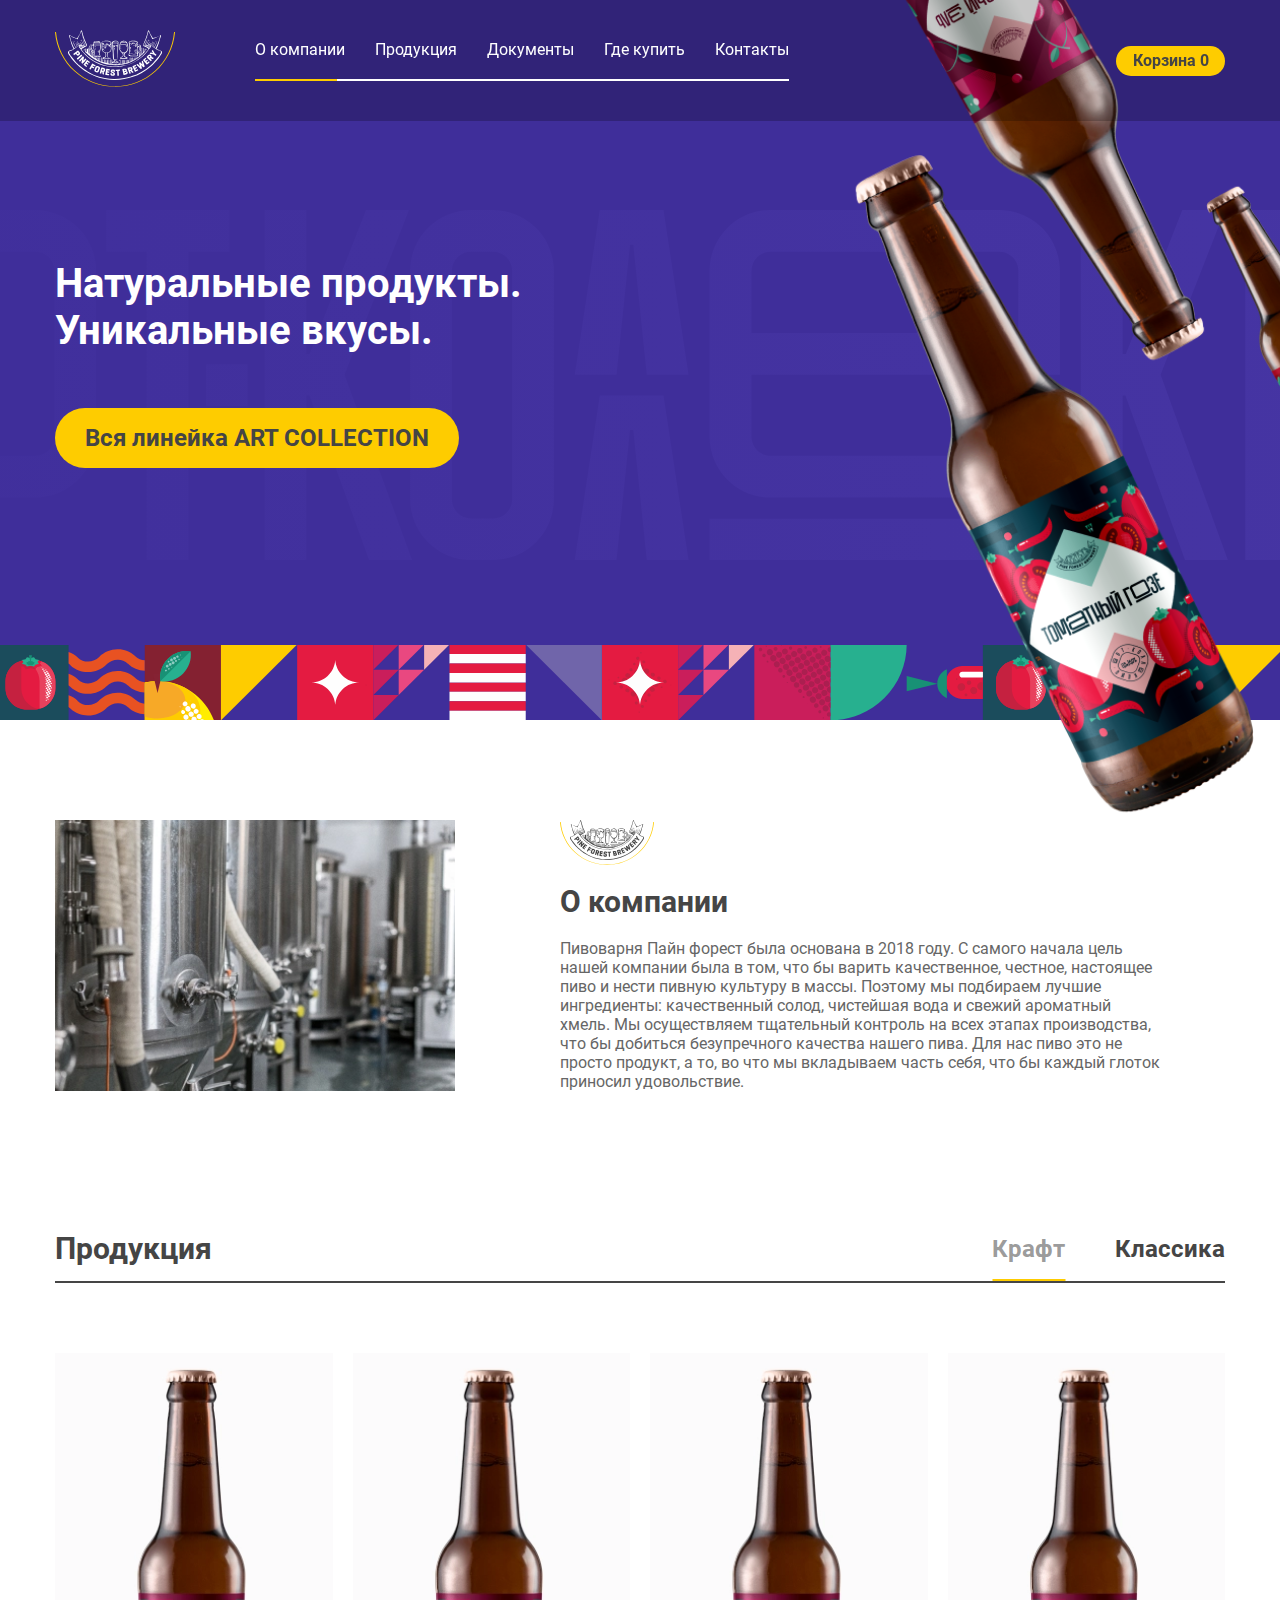
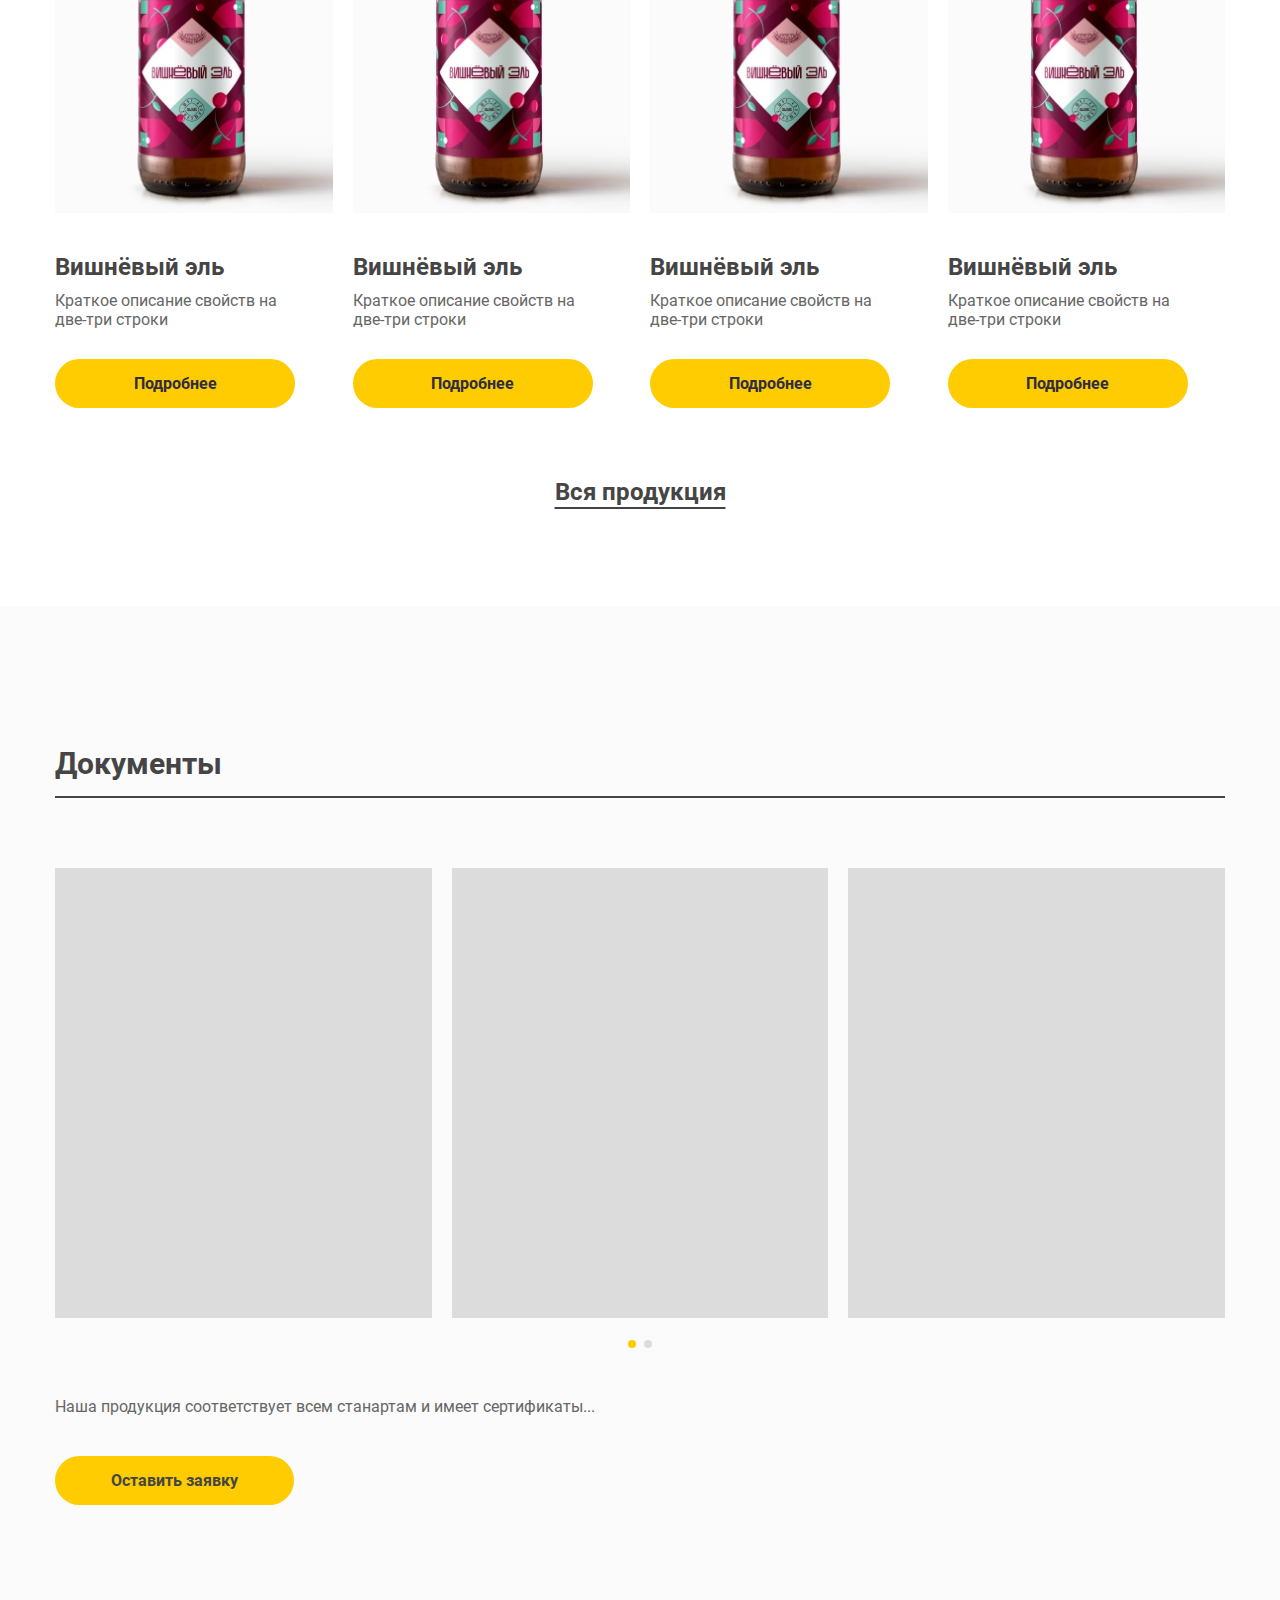
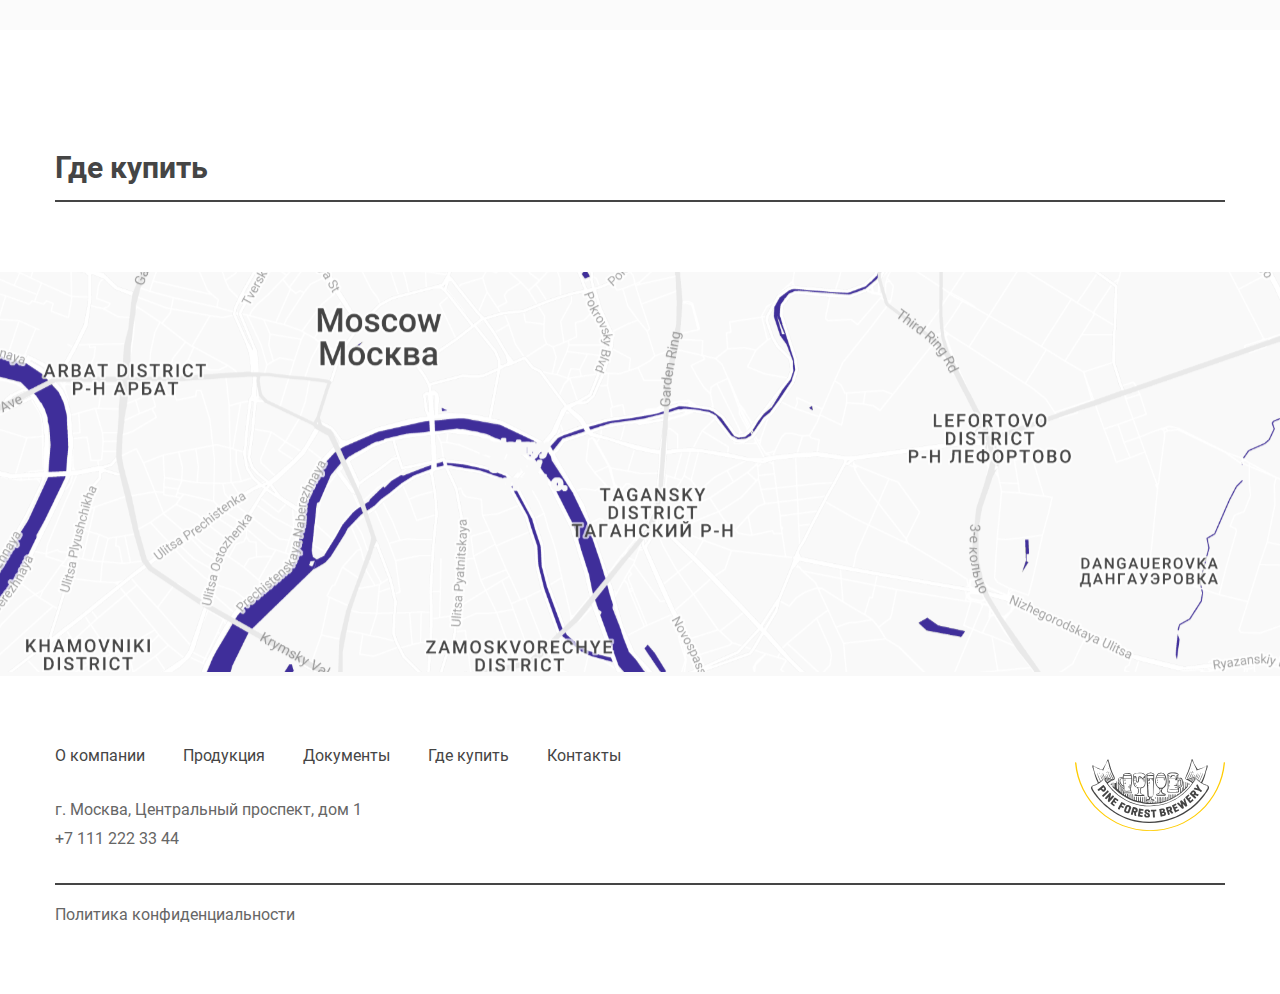
<file: index.html>
<!DOCTYPE html>
<html lang="ru">
<head>

    <!-- meta -->
    <meta charset="UTF-8">
    <meta http-equiv="X-UA-Compatible" content="IE=edge">
    <meta name="viewport" content="width=device-width, initial-scale=1.0">

    <!-- favicon -->
    <link rel="shortcut icon" href="favicon.ico" type="image/x-icon">

    <!-- title -->
    <title>PFB</title>


    <!-- fonts -->

    
    <!-- styles -->
    <link
  rel="stylesheet"
  href="https://unpkg.com/swiper@8/swiper-bundle.min.css"
/>

    <link rel="stylesheet" href="css/libs.min.css">
    <link rel="stylesheet" href="css/main.min.css">

</head>
<body>


<div class="site-container">  <!-- site-container -->
    <header class="header header-homepage">
        <div class="container">
           
            <div class="header__inner">
                <a href="index.html" class="header__logo">
                    <img src="img/Logo.svg" alt="PFB">
                </a>

                <ul class="header__menu">
                    <li class="active"><a href="">О компании</a></li>
                    <li><a href="">Продукция</a></li>
                    <li><a href="">Документы</a></li>
                    <li><a href="">Где купить</a></li>
                    <li><a href="">Контакты</a></li>
                </ul>


                <a href="cart.html" class="cart">
                    Корзина <span class="count">0</span>
                </a>

                <div class="ico-btn">
                    <span class="ico-btn__burger"></span>
                </div>

            </div>

        </div>
    </header>

<div class="page-container">


  <section class="main-screen">
    <div class="container">
      <div class="main-screen__inner">
        <h1>Натуральные продукты.
          Уникальные вкусы.</h1>

        <a href="#" class="big-btn">Вся линейка ART COLLECTION</a>


      </div>


    </div>
  </section>



  <section class="about">
    <div class="container">
      <div class="about__inner">
        <div class="about__img">
          <img src="img/about.webp" alt="О компании">
        </div>

        <div class="about__content">
          <div class="about__content-logo">
            <img src="img/logo-black-text.svg" alt="">
          </div>
          <h2 class="about__content-title">
            О компании
          </h2>

          <div class="about__content-text">
            Пивоварня Пайн форест была основана в 2018 году. С самого
            начала цель нашей компании была в том, что бы варить
            качественное, честное, настоящее пиво и нести пивную культуру в
            массы. Поэтому мы подбираем лучшие ингредиенты: качественный солод, чистейшая вода и свежий ароматный хмель.
            Мы
            осуществляем тщательный контроль на всех этапах производства,
            что бы добиться безупречного качества нашего пива. Для нас пиво
            это не просто продукт, а то, во что мы вкладываем часть себя, что бы
            каждый глоток приносил удовольствие.
          </div>
        </div>
      </div>
    </div>
  </section>



  <section class="products products-home">
    <div class="container">
      <div class="product__inner" id="products-tab" data-name="products-tab">

        <!-- TITLE -->
        <div class="title-wrapper">
          <h2 class="title">Продукция</h2>
          <ul class="ionTabs__head">
            <li class="ionTabs__tab" data-target="tab1">Крафт</li>
            <li class="ionTabs__tab" data-target="tab2">Клаcсика</li>
          </ul>
        </div>
        <!-- /TITLE -->

        <!-- TABS BODY -->
        <div class="ionTabs__body">

          <!-- TABS ITEM -->
          <div class="ionTabs__item" data-name="tab1">
            <div class="products-grid">
              <!-- PRODUCT ITEM -->
              <div class="product-item">
                <div class="product-imgs">
                  <img src="img/product-img.webp" alt="" class="main-image">
                  <img src="img/product-hover-img.webp" alt="" class="hover-image">
                </div>
                <h3 class="product-name">
                  Вишнёвый эль
                </h3>
                <div class="product-descr">
                  Краткое описание свойств
                  на две-три строки
                </div>

                <a href="single-product.html" class="more-btn">
                  Подробнее
                </a>
              </div>
              <!-- /PRODUCT ITEM -->


              <!-- PRODUCT ITEM -->
              <div class="product-item">
                <div class="product-imgs">
                  <img src="img/product-img.webp" alt="" class="main-image">
                  <img src="img/product-hover-img.webp" alt="" class="hover-image">
                </div>
                <h3 class="product-name">
                  Вишнёвый эль
                </h3>
                <div class="product-descr">
                  Краткое описание свойств
                  на две-три строки
                </div>

                <a href="single-product.html" class="more-btn">
                  Подробнее
                </a>
              </div>
              <!-- /PRODUCT ITEM -->


              <!-- PRODUCT ITEM -->
              <div class="product-item">
                <div class="product-imgs">
                  <img src="img/product-img.webp" alt="" class="main-image">
                  <img src="img/product-hover-img.webp" alt="" class="hover-image">
                </div>
                <h3 class="product-name">
                  Вишнёвый эль
                </h3>
                <div class="product-descr">
                  Краткое описание свойств
                  на две-три строки
                </div>

                <a href="single-product.html" class="more-btn">
                  Подробнее
                </a>
              </div>
              <!-- /PRODUCT ITEM -->

              <!-- PRODUCT ITEM -->
              <div class="product-item">
                <div class="product-imgs">
                  <img src="img/product-img.webp" alt="" class="main-image">
                  <img src="img/product-hover-img.webp" alt="" class="hover-image">
                </div>
                <h3 class="product-name">
                  Вишнёвый эль
                </h3>
                <div class="product-descr">
                  Краткое описание свойств
                  на две-три строки
                </div>

                <a href="single-product.html" class="more-btn">
                  Подробнее
                </a>
              </div>
              <!-- /PRODUCT ITEM -->
            </div>


          </div>
          <!-- /TABS ITEM -->
          
          <!-- TABS ITEM -->
          <div class="ionTabs__item " data-name="tab2">
           <div class="products-grid">
             <!-- PRODUCT ITEM -->
             <div class="product-item">
              <div class="product-imgs">
                <img src="img/product-img.webp" alt="" class="main-image">
                <img src="img/product-hover-img.webp" alt="" class="hover-image">
              </div>
              <h3 class="product-name">
                Вишнёвый эль
              </h3>
              <div class="product-descr">
                Краткое описание свойств
                на две-три строки
              </div>

              <a href="single-product.html" class="more-btn">
                Подробнее
              </a>
            </div>
            <!-- /PRODUCT ITEM -->


            <!-- PRODUCT ITEM -->
            <div class="product-item">
              <div class="product-imgs">
                <img src="img/product-img.webp" alt="" class="main-image">
                <img src="img/product-hover-img.webp" alt="" class="hover-image">
              </div>
              <h3 class="product-name">
                Вишнёвый эль
              </h3>
              <div class="product-descr">
                Краткое описание свойств
                на две-три строки
              </div>

              <a href="single-product.html" class="more-btn">
                Подробнее
              </a>
            </div>
            <!-- /PRODUCT ITEM -->
           </div>
          </div>
          <!-- /TABS ITEM -->
          <div class="ionTabs__preloader"></div>
        </div>
        <!-- /TABS BODY -->
        <a href="archive-products.html" class="all-product">Вся продукция</a>
      </div>
    </div>




  </section>



  <section class="documents">
    <div class="container">
      <div class="documents__inner">

        <!-- TITLE -->
        <div class="title-wrapper">
          <h2 class="title">
            Документы
          </h2>
        </div>
        <!-- /TITLE -->

        <!-- document slider -->
        <div class="documents__slider">

          <div class="documents__slider-wrapper">

              <div class="documents-slide">
                  <img src="img/document.webp" alt="">
              </div>

              <div class="documents-slide">
                <img src="img/document.webp" alt="">
              </div>

              <div class="documents-slide">
                <img src="img/document.webp" alt="">
              </div>

              <div class="documents-slide">
                <img src="img/document.webp" alt="">
              </div>

          </div>

          <div class="swiper-pagination"></div>
         
        </div>
        <!-- /document grid -->


        <div class="documents__descr">
          Наша продукция соответствует всем станартам и имеет сертификаты...
        </div>

        <a href="#" class="btn">
          Оставить заявку
        </a>

      </div>
    </div>
  </section>



  <section class="contact">

    <div class="container">
        <!-- TITLE -->
          <div class="title-wrapper">
            <div class="title">Где купить</div>
          </div>
        <!-- /TITLE -->
    </div>

    <!-- map -->
    <div class="map-wrapper">
      <div class="map">
        <img src="img/map-deskotp.svg" alt="" class="map-desktop">
        <img src="img/map-mobile.svg" alt="" class="map-mobile">
      </div>
    </div>
    <!-- /map -->

  </section>

</div>

    <footer class="footer">
        <div class="container">
            <div class="footer_inner">
                <div class="footer__top">
                    <div class="col">
                        <ul>
                            <li><a href="">О компании</a></li>
                            <li><a href="">Продукция</a></li>
                            <li><a href="">Документы</a></li>
                            <li><a href="">Где купить</a></li>
                            <li><a href="">Контакты</a></li>
                        </ul>

                        <div class="address">
                            г. Москва, Центральный проспект, дом 1 
                        </div>

                        <a href="tel" class="phone">
                            +7 111 222 33 44
                        </a>
                    </div>


                    <div class="col">
                        <a href="index.html" class="logo">
                            <img src="img/logo-black-text.svg" alt="">
                        </a>
                    </div>


                </div>

                <div class="footer__bottom">
                   <a href="" class="policy">Политика конфиденциальности</a>
                </div>

            </div>

        </div>
    </footer>

</div> <!--  /site-container -->
<script src="https://code.jquery.com/jquery-3.6.0.min.js" integrity="sha256-/xUj+3OJU5yExlq6GSYGSHk7tPXikynS7ogEvDej/m4=" crossorigin="anonymous"></script>
<script src="https://unpkg.com/swiper@8/swiper-bundle.min.js"></script>
<script src="js/libs.js"></script>
<script src="js/main.js"></script>



</body>

</html>
</file>
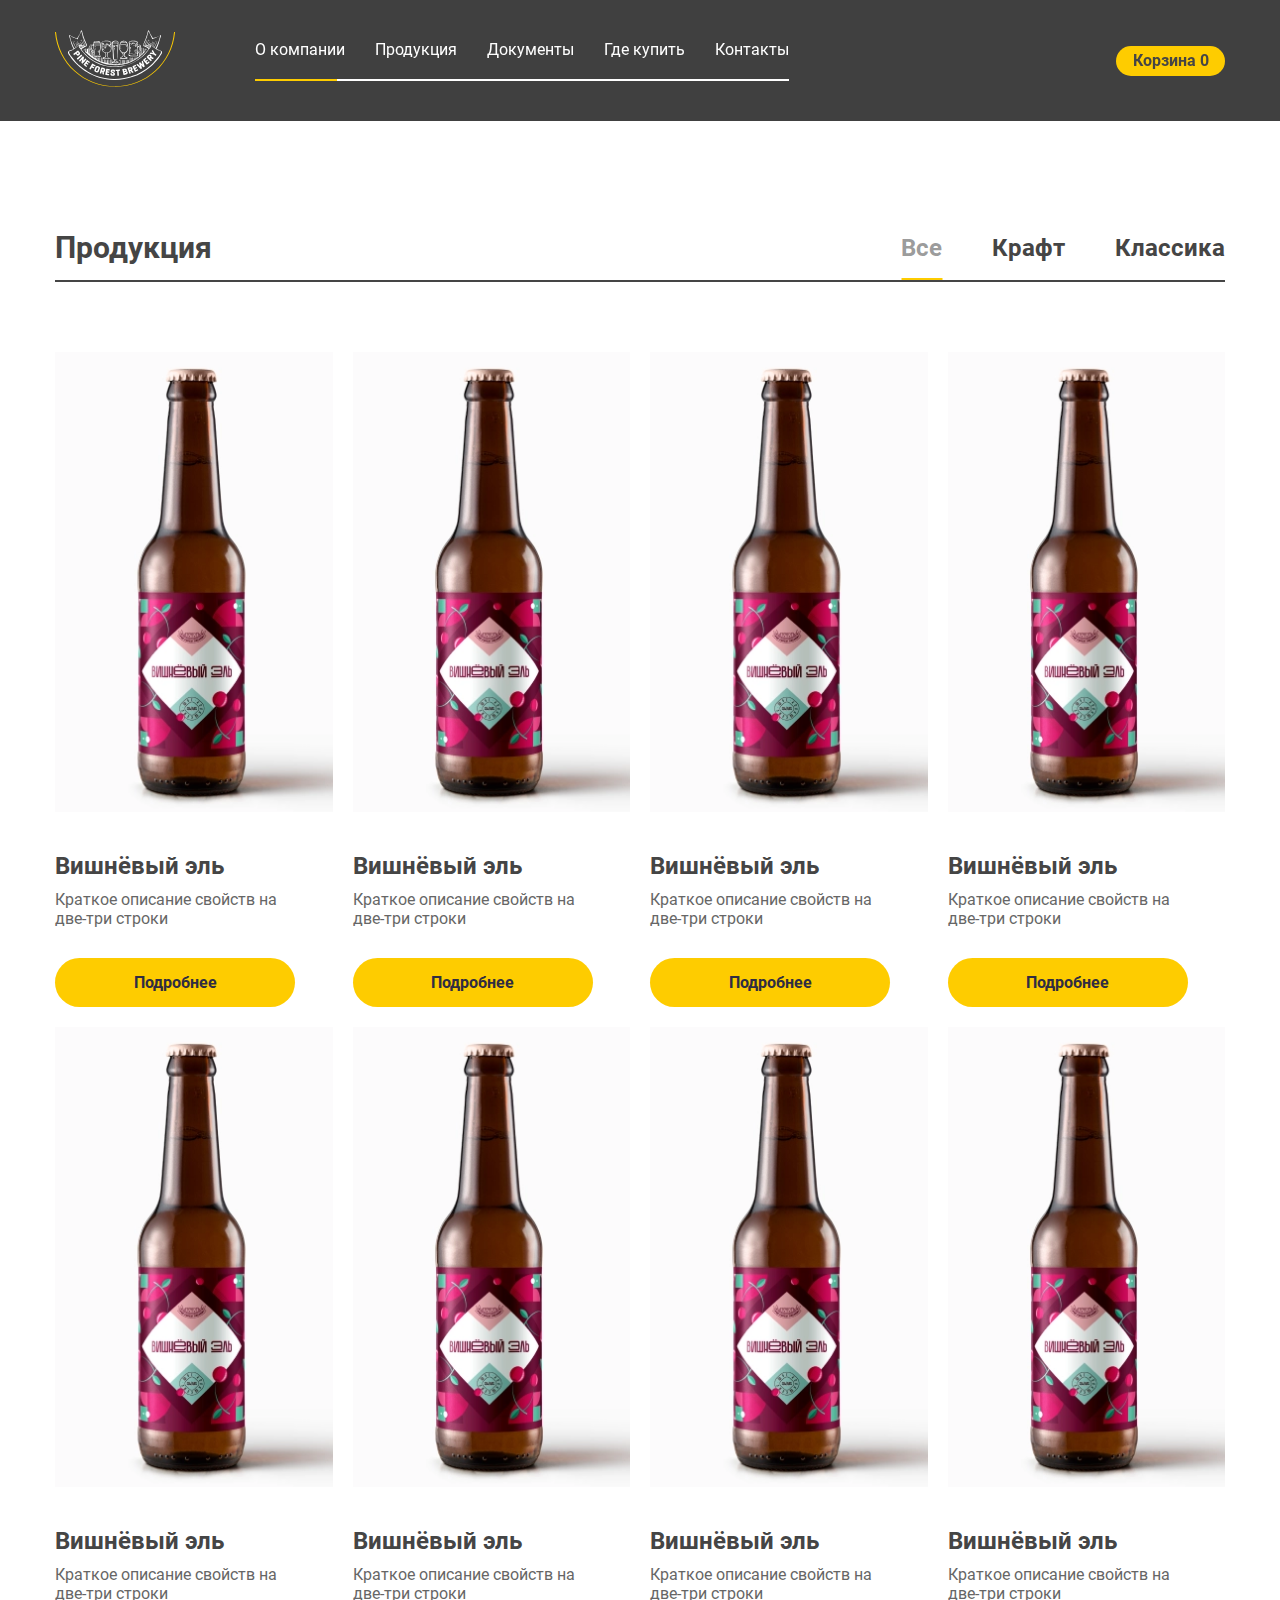
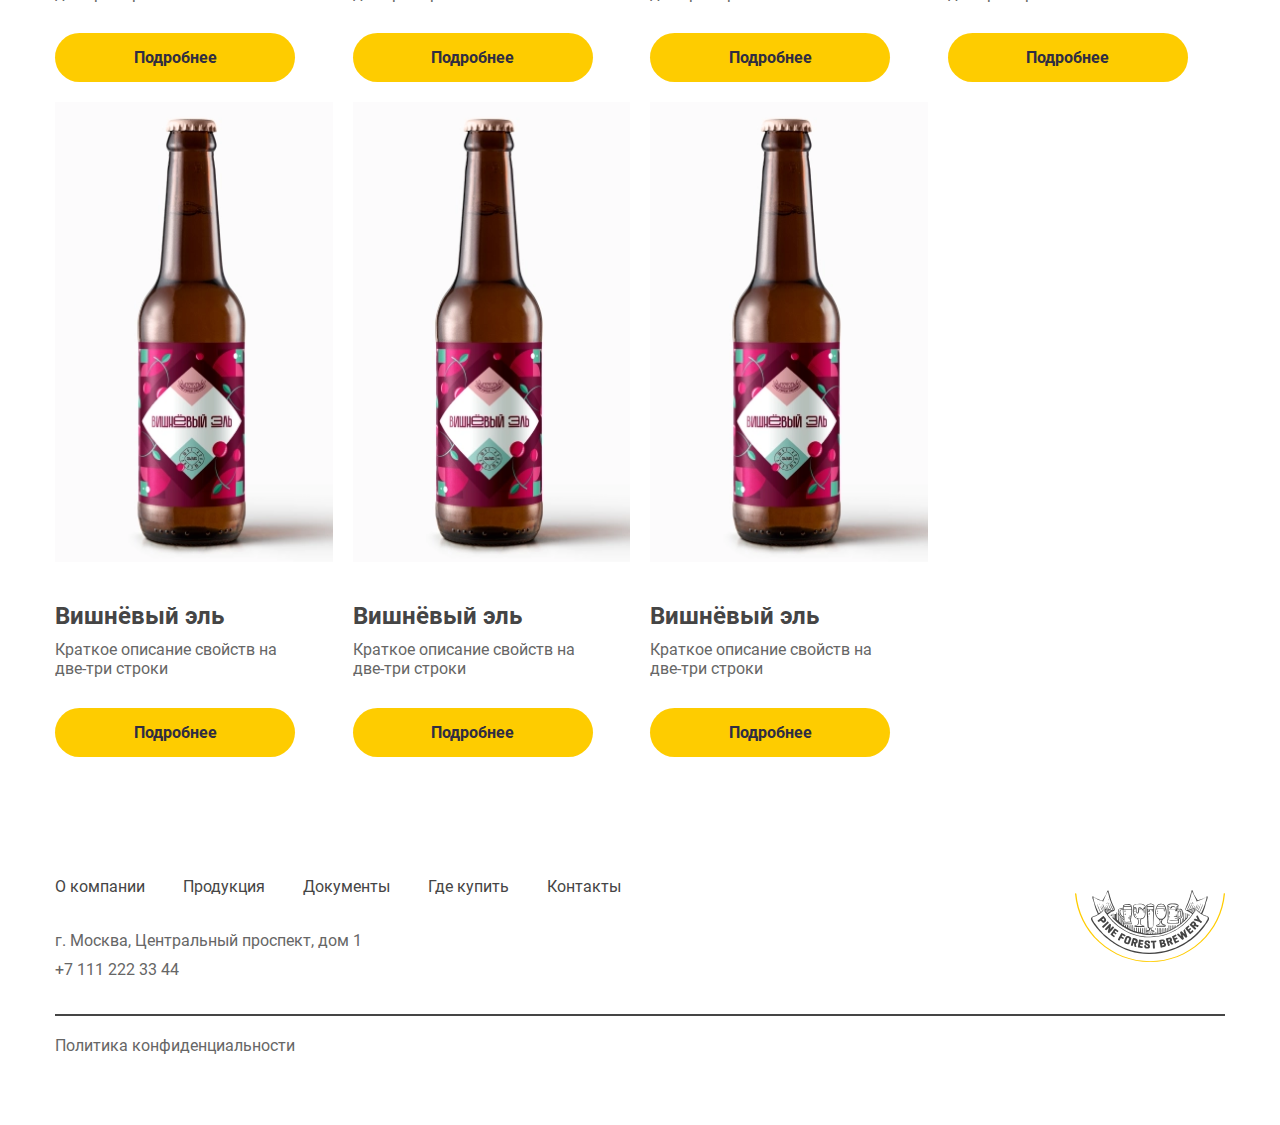
<file: archive-products.html>
<!DOCTYPE html>
<html lang="ru">
<head>

    <!-- meta -->
    <meta charset="UTF-8">
    <meta http-equiv="X-UA-Compatible" content="IE=edge">
    <meta name="viewport" content="width=device-width, initial-scale=1.0">

    <!-- favicon -->
    <link rel="shortcut icon" href="favicon.ico" type="image/x-icon">

    <!-- title -->
    <title>PFB</title>


    <!-- fonts -->

    
    <!-- styles -->
    <link
  rel="stylesheet"
  href="https://unpkg.com/swiper@8/swiper-bundle.min.css"
/>

    <link rel="stylesheet" href="css/libs.min.css">
    <link rel="stylesheet" href="css/main.min.css">

</head>
<body>


<div class="site-container">  <!-- site-container -->
    <header class="header">
        <div class="container">
           
            <div class="header__inner">
                <a href="index.html" class="header__logo">
                    <img src="img/Logo.svg" alt="PFB">
                </a>

                <ul class="header__menu">
                    <li class="active"><a href="">О компании</a></li>
                    <li><a href="">Продукция</a></li>
                    <li><a href="">Документы</a></li>
                    <li><a href="">Где купить</a></li>
                    <li><a href="">Контакты</a></li>
                </ul>


                <a href="cart.html" class="cart">
                    Корзина <span class="count">0</span>
                </a>

                <div class="ico-btn">
                    <span class="ico-btn__burger"></span>
                </div>

            </div>

        </div>
    </header>

<div class="page-container archive-products">
    <section class="products">
        <div class="container">
            <div class="product__inner" id="products-tab" data-name="products-tab">

                <!-- TITLE -->
                <div class="title-wrapper">
                    <h2 class="title">Продукция</h2>
                    <ul class="ionTabs__head">
                        <li class="ionTabs__tab" data-target="tab1">Все</li>
                        <li class="ionTabs__tab" data-target="tab2">Крафт</li>
                        <li class="ionTabs__tab" data-target="tab3">Клаcсика</li>
                    </ul>
                </div>
                <!-- /TITLE -->

                <!-- TABS BODY -->
                <div class="ionTabs__body">

                    <!-- TABS ITEM -->
                    <div class="ionTabs__item" data-name="tab1">
                        <div class="products-grid">

                            <!-- PRODUCT ITEM -->
                            <div class="product-item">
                                <div class="product-imgs">
                                    <img src="img/product-img.webp" alt="" class="main-image">
                                    <img src="img/product-hover-img.webp" alt="" class="hover-image">
                                </div>
                                <h3 class="product-name">
                                    Вишнёвый эль
                                </h3>
                                <div class="product-descr">
                                    Краткое описание свойств
                                    на две-три строки
                                </div>

                                <a href="product-page.html" class="more-btn">
                                    Подробнее
                                </a>
                            </div>
                            <!-- /PRODUCT ITEM -->

                            <!-- PRODUCT ITEM -->
                            <div class="product-item">
                                <div class="product-imgs">
                                    <img src="img/product-img.webp" alt="" class="main-image">
                                    <img src="img/product-hover-img.webp" alt="" class="hover-image">
                                </div>
                                <h3 class="product-name">
                                    Вишнёвый эль
                                </h3>
                                <div class="product-descr">
                                    Краткое описание свойств
                                    на две-три строки
                                </div>

                                <a href="product-page.html" class="more-btn">
                                    Подробнее
                                </a>
                            </div>
                            <!-- /PRODUCT ITEM -->

                            <!-- PRODUCT ITEM -->
                            <div class="product-item">
                                <div class="product-imgs">
                                    <img src="img/product-img.webp" alt="" class="main-image">
                                    <img src="img/product-hover-img.webp" alt="" class="hover-image">
                                </div>
                                <h3 class="product-name">
                                    Вишнёвый эль
                                </h3>
                                <div class="product-descr">
                                    Краткое описание свойств
                                    на две-три строки
                                </div>

                                <a href="product-page.html" class="more-btn">
                                    Подробнее
                                </a>
                            </div>
                            <!-- /PRODUCT ITEM -->

                            <!-- PRODUCT ITEM -->
                            <div class="product-item">
                                <div class="product-imgs">
                                    <img src="img/product-img.webp" alt="" class="main-image">
                                    <img src="img/product-hover-img.webp" alt="" class="hover-image">
                                </div>
                                <h3 class="product-name">
                                    Вишнёвый эль
                                </h3>
                                <div class="product-descr">
                                    Краткое описание свойств
                                    на две-три строки
                                </div>

                                <a href="product-page.html" class="more-btn">
                                    Подробнее
                                </a>
                            </div>
                            <!-- /PRODUCT ITEM -->

                            <!-- PRODUCT ITEM -->
                            <div class="product-item">
                                <div class="product-imgs">
                                    <img src="img/product-img.webp" alt="" class="main-image">
                                    <img src="img/product-hover-img.webp" alt="" class="hover-image">
                                </div>
                                <h3 class="product-name">
                                    Вишнёвый эль
                                </h3>
                                <div class="product-descr">
                                    Краткое описание свойств
                                    на две-три строки
                                </div>

                                <a href="product-page.html" class="more-btn">
                                    Подробнее
                                </a>
                            </div>
                            <!-- /PRODUCT ITEM -->

                            <!-- PRODUCT ITEM -->
                            <div class="product-item">
                                <div class="product-imgs">
                                    <img src="img/product-img.webp" alt="" class="main-image">
                                    <img src="img/product-hover-img.webp" alt="" class="hover-image">
                                </div>
                                <h3 class="product-name">
                                    Вишнёвый эль
                                </h3>
                                <div class="product-descr">
                                    Краткое описание свойств
                                    на две-три строки
                                </div>

                                <a href="product-page.html" class="more-btn">
                                    Подробнее
                                </a>
                            </div>
                            <!-- /PRODUCT ITEM -->

                            <!-- PRODUCT ITEM -->
                            <div class="product-item">
                                <div class="product-imgs">
                                    <img src="img/product-img.webp" alt="" class="main-image">
                                    <img src="img/product-hover-img.webp" alt="" class="hover-image">
                                </div>
                                <h3 class="product-name">
                                    Вишнёвый эль
                                </h3>
                                <div class="product-descr">
                                    Краткое описание свойств
                                    на две-три строки
                                </div>

                                <a href="product-page.html" class="more-btn">
                                    Подробнее
                                </a>
                            </div>
                            <!-- /PRODUCT ITEM -->
                            <!-- PRODUCT ITEM -->
                            <div class="product-item">
                                <div class="product-imgs">
                                    <img src="img/product-img.webp" alt="" class="main-image">
                                    <img src="img/product-hover-img.webp" alt="" class="hover-image">
                                </div>
                                <h3 class="product-name">
                                    Вишнёвый эль
                                </h3>
                                <div class="product-descr">
                                    Краткое описание свойств
                                    на две-три строки
                                </div>

                                <a href="product-page.html" class="more-btn">
                                    Подробнее
                                </a>
                            </div>
                            <!-- /PRODUCT ITEM -->


                            <!-- PRODUCT ITEM -->
                            <div class="product-item">
                                <div class="product-imgs">
                                    <img src="img/product-img.webp" alt="" class="main-image">
                                    <img src="img/product-hover-img.webp" alt="" class="hover-image">
                                </div>
                                <h3 class="product-name">
                                    Вишнёвый эль
                                </h3>
                                <div class="product-descr">
                                    Краткое описание свойств
                                    на две-три строки
                                </div>

                                <a href="product-page.html" class="more-btn">
                                    Подробнее
                                </a>
                            </div>
                            <!-- /PRODUCT ITEM -->


                            <!-- PRODUCT ITEM -->
                            <div class="product-item">
                                <div class="product-imgs">
                                    <img src="img/product-img.webp" alt="" class="main-image">
                                    <img src="img/product-hover-img.webp" alt="" class="hover-image">
                                </div>
                                <h3 class="product-name">
                                    Вишнёвый эль
                                </h3>
                                <div class="product-descr">
                                    Краткое описание свойств
                                    на две-три строки
                                </div>

                                <a href="product-page.html" class="more-btn">
                                    Подробнее
                                </a>
                            </div>
                            <!-- /PRODUCT ITEM -->

                            <!-- PRODUCT ITEM -->
                            <div class="product-item">
                                <div class="product-imgs">
                                    <img src="img/product-img.webp" alt="" class="main-image">
                                    <img src="img/product-hover-img.webp" alt="" class="hover-image">
                                </div>
                                <h3 class="product-name">
                                    Вишнёвый эль
                                </h3>
                                <div class="product-descr">
                                    Краткое описание свойств
                                    на две-три строки
                                </div>

                                <a href="product-page.html" class="more-btn">
                                    Подробнее
                                </a>
                            </div>
                            <!-- /PRODUCT ITEM -->
                        </div>


                    </div>
                    <!-- /TABS ITEM -->

                    <!-- TABS ITEM -->
                    <div class="ionTabs__item" data-name="tab2">
                        <div class="products-grid">
                            <!-- PRODUCT ITEM -->
                            <div class="product-item">
                                <div class="product-imgs">
                                    <img src="img/product-img.webp" alt="" class="main-image">
                                    <img src="img/product-hover-img.webp" alt="" class="hover-image">
                                </div>
                                <h3 class="product-name">
                                    Вишнёвый эль
                                </h3>
                                <div class="product-descr">
                                    Краткое описание свойств
                                    на две-три строки
                                </div>

                                <a href="product-page.html" class="more-btn">
                                    Подробнее
                                </a>
                            </div>
                            <!-- /PRODUCT ITEM -->


                            <!-- PRODUCT ITEM -->
                            <div class="product-item">
                                <div class="product-imgs">
                                    <img src="img/product-img.webp" alt="" class="main-image">
                                    <img src="img/product-hover-img.webp" alt="" class="hover-image">
                                </div>
                                <h3 class="product-name">
                                    Вишнёвый эль
                                </h3>
                                <div class="product-descr">
                                    Краткое описание свойств
                                    на две-три строки
                                </div>

                                <a href="product-page.html" class="more-btn">
                                    Подробнее
                                </a>
                            </div>
                            <!-- /PRODUCT ITEM -->


                            <!-- PRODUCT ITEM -->
                            <div class="product-item">
                                <div class="product-imgs">
                                    <img src="img/product-img.webp" alt="" class="main-image">
                                    <img src="img/product-hover-img.webp" alt="" class="hover-image">
                                </div>
                                <h3 class="product-name">
                                    Вишнёвый эль
                                </h3>
                                <div class="product-descr">
                                    Краткое описание свойств
                                    на две-три строки
                                </div>

                                <a href="product-page.html" class="more-btn">
                                    Подробнее
                                </a>
                            </div>
                            <!-- /PRODUCT ITEM -->

                            <!-- PRODUCT ITEM -->
                            <div class="product-item">
                                <div class="product-imgs">
                                    <img src="img/product-img.webp" alt="" class="main-image">
                                    <img src="img/product-hover-img.webp" alt="" class="hover-image">
                                </div>
                                <h3 class="product-name">
                                    Вишнёвый эль
                                </h3>
                                <div class="product-descr">
                                    Краткое описание свойств
                                    на две-три строки
                                </div>

                                <a href="product-page.html" class="more-btn">
                                    Подробнее
                                </a>
                            </div>
                            <!-- /PRODUCT ITEM -->
                        </div>


                    </div>
                    <!-- /TABS ITEM -->

                    <!-- TABS ITEM -->
                    <div class="ionTabs__item " data-name="tab3">
                        <div class="products-grid">
                            <!-- PRODUCT ITEM -->
                            <div class="product-item">
                                <div class="product-imgs">
                                    <img src="img/product-img.webp" alt="" class="main-image">
                                    <img src="img/product-hover-img.webp" alt="" class="hover-image">
                                </div>
                                <h3 class="product-name">
                                    Вишнёвый эль
                                </h3>
                                <div class="product-descr">
                                    Краткое описание свойств
                                    на две-три строки
                                </div>

                                <a href="product-page.html" class="more-btn">
                                    Подробнее
                                </a>
                            </div>
                            <!-- /PRODUCT ITEM -->


                            <!-- PRODUCT ITEM -->
                            <div class="product-item">
                                <div class="product-imgs">
                                    <img src="img/product-img.webp" alt="" class="main-image">
                                    <img src="img/product-hover-img.webp" alt="" class="hover-image">
                                </div>
                                <h3 class="product-name">
                                    Вишнёвый эль
                                </h3>
                                <div class="product-descr">
                                    Краткое описание свойств
                                    на две-три строки
                                </div>

                                <a href="product-page.html" class="more-btn">
                                    Подробнее
                                </a>
                            </div>
                            <!-- /PRODUCT ITEM -->
                        </div>
                    </div>
                    <!-- /TABS ITEM -->
                    <div class="ionTabs__preloader"></div>
                </div>
                <!-- /TABS BODY -->
            </div>
        </div>




    </section>
</div>


    <footer class="footer">
        <div class="container">
            <div class="footer_inner">
                <div class="footer__top">
                    <div class="col">
                        <ul>
                            <li><a href="">О компании</a></li>
                            <li><a href="">Продукция</a></li>
                            <li><a href="">Документы</a></li>
                            <li><a href="">Где купить</a></li>
                            <li><a href="">Контакты</a></li>
                        </ul>

                        <div class="address">
                            г. Москва, Центральный проспект, дом 1 
                        </div>

                        <a href="tel" class="phone">
                            +7 111 222 33 44
                        </a>
                    </div>


                    <div class="col">
                        <a href="index.html" class="logo">
                            <img src="img/logo-black-text.svg" alt="">
                        </a>
                    </div>


                </div>

                <div class="footer__bottom">
                   <a href="" class="policy">Политика конфиденциальности</a>
                </div>

            </div>

        </div>
    </footer>

</div> <!--  /site-container -->
<script src="https://code.jquery.com/jquery-3.6.0.min.js" integrity="sha256-/xUj+3OJU5yExlq6GSYGSHk7tPXikynS7ogEvDej/m4=" crossorigin="anonymous"></script>
<script src="https://unpkg.com/swiper@8/swiper-bundle.min.js"></script>
<script src="js/libs.js"></script>
<script src="js/main.js"></script>



</body>

</html>
</file>
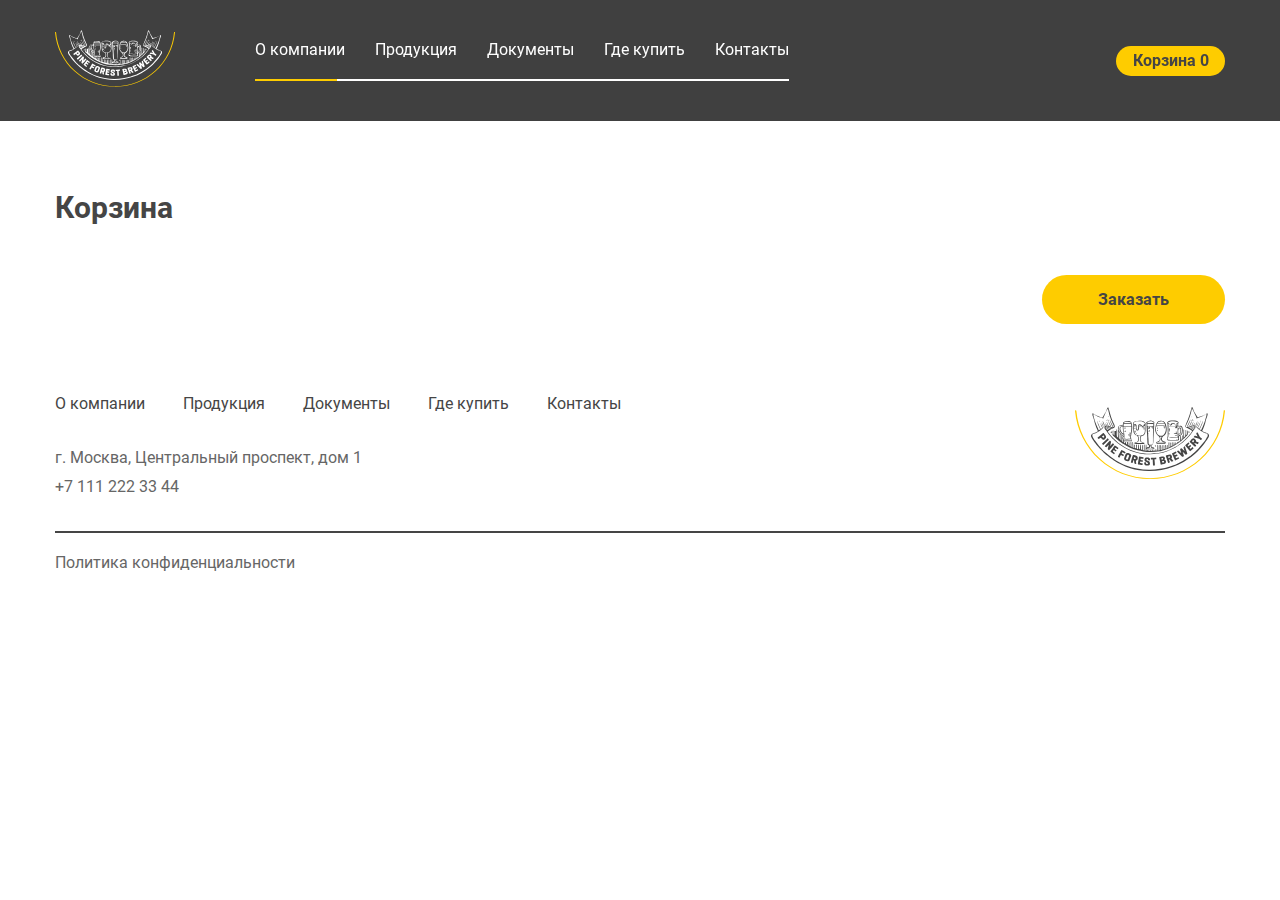
<file: cart.html>
<!DOCTYPE html>
<html lang="ru">
<head>

    <!-- meta -->
    <meta charset="UTF-8">
    <meta http-equiv="X-UA-Compatible" content="IE=edge">
    <meta name="viewport" content="width=device-width, initial-scale=1.0">

    <!-- favicon -->
    <link rel="shortcut icon" href="favicon.ico" type="image/x-icon">

    <!-- title -->
    <title>PFB</title>


    <!-- fonts -->

    
    <!-- styles -->
    <link
  rel="stylesheet"
  href="https://unpkg.com/swiper@8/swiper-bundle.min.css"
/>

    <link rel="stylesheet" href="css/libs.min.css">
    <link rel="stylesheet" href="css/main.min.css">

</head>
<body>


<div class="site-container">  <!-- site-container -->
    <header class="header">
        <div class="container">
           
            <div class="header__inner">
                <a href="index.html" class="header__logo">
                    <img src="img/Logo.svg" alt="PFB">
                </a>

                <ul class="header__menu">
                    <li class="active"><a href="">О компании</a></li>
                    <li><a href="">Продукция</a></li>
                    <li><a href="">Документы</a></li>
                    <li><a href="">Где купить</a></li>
                    <li><a href="">Контакты</a></li>
                </ul>


                <a href="cart.html" class="cart">
                    Корзина <span class="count">0</span>
                </a>

                <div class="ico-btn">
                    <span class="ico-btn__burger"></span>
                </div>

            </div>

        </div>
    </header>

<div class="page-container cart-page">
    <section class="cart">
        <div class="container">
            <h1>Корзина</h1>
            <div class="cart-items">
            
              
            </div>

            <div class="btn-wrapper">
                <a href="#" class="btn" id="cart-btn">Заказать</a>
            </div>
        </div>
    </section>
</div>
    <footer class="footer">
        <div class="container">
            <div class="footer_inner">
                <div class="footer__top">
                    <div class="col">
                        <ul>
                            <li><a href="">О компании</a></li>
                            <li><a href="">Продукция</a></li>
                            <li><a href="">Документы</a></li>
                            <li><a href="">Где купить</a></li>
                            <li><a href="">Контакты</a></li>
                        </ul>

                        <div class="address">
                            г. Москва, Центральный проспект, дом 1 
                        </div>

                        <a href="tel" class="phone">
                            +7 111 222 33 44
                        </a>
                    </div>


                    <div class="col">
                        <a href="index.html" class="logo">
                            <img src="img/logo-black-text.svg" alt="">
                        </a>
                    </div>


                </div>

                <div class="footer__bottom">
                   <a href="" class="policy">Политика конфиденциальности</a>
                </div>

            </div>

        </div>
    </footer>

</div> <!--  /site-container -->
<script src="https://code.jquery.com/jquery-3.6.0.min.js" integrity="sha256-/xUj+3OJU5yExlq6GSYGSHk7tPXikynS7ogEvDej/m4=" crossorigin="anonymous"></script>
<script src="https://unpkg.com/swiper@8/swiper-bundle.min.js"></script>
<script src="js/libs.js"></script>
<script src="js/main.js"></script>



</body>

</html>
</file>
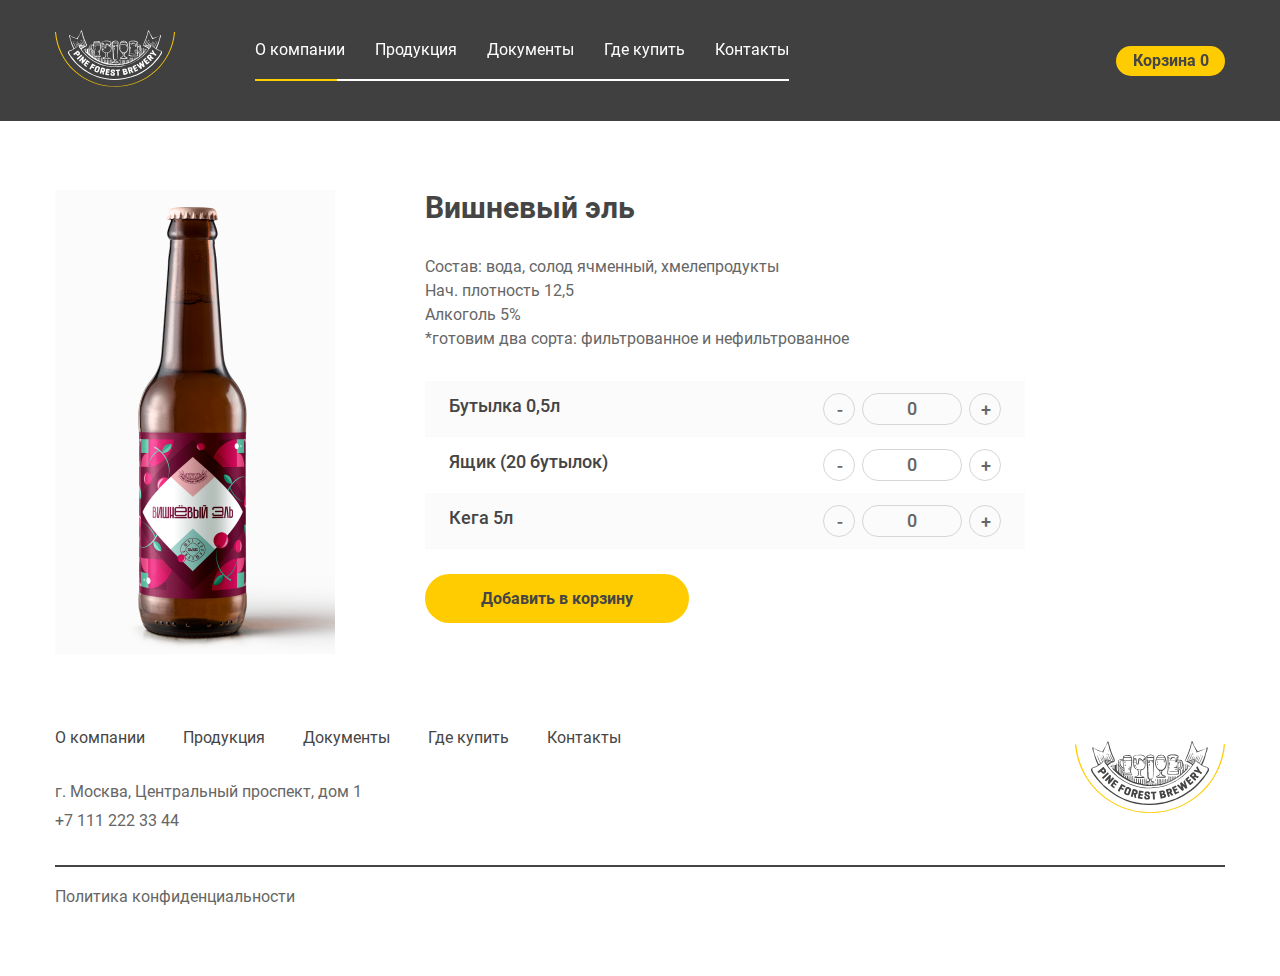
<file: single-product.html>
<!DOCTYPE html>
<html lang="ru">
<head>

    <!-- meta -->
    <meta charset="UTF-8">
    <meta http-equiv="X-UA-Compatible" content="IE=edge">
    <meta name="viewport" content="width=device-width, initial-scale=1.0">

    <!-- favicon -->
    <link rel="shortcut icon" href="favicon.ico" type="image/x-icon">

    <!-- title -->
    <title>PFB</title>


    <!-- fonts -->

    
    <!-- styles -->
    <link
  rel="stylesheet"
  href="https://unpkg.com/swiper@8/swiper-bundle.min.css"
/>

    <link rel="stylesheet" href="css/libs.min.css">
    <link rel="stylesheet" href="css/main.min.css">

</head>
<body>


<div class="site-container">  <!-- site-container -->
    <header class="header">
        <div class="container">
           
            <div class="header__inner">
                <a href="index.html" class="header__logo">
                    <img src="img/Logo.svg" alt="PFB">
                </a>

                <ul class="header__menu">
                    <li class="active"><a href="">О компании</a></li>
                    <li><a href="">Продукция</a></li>
                    <li><a href="">Документы</a></li>
                    <li><a href="">Где купить</a></li>
                    <li><a href="">Контакты</a></li>
                </ul>


                <a href="cart.html" class="cart">
                    Корзина <span class="count">0</span>
                </a>

                <div class="ico-btn">
                    <span class="ico-btn__burger"></span>
                </div>

            </div>

        </div>
    </header>

<div class="page-container single-product">
    <section class="product-card" data-id="3">
        <div class="container">
            <div class="product-card__inner">

                <div class="product-card__img">
                    <img src="img/product-img.png" alt="">
                </div>

                <div class="product-card__info">
                    <h1 class="product-name">Вишневый эль</h1>

                    <div class="product-descr">
                        Состав: вода, солод ячменный, хмелепродукты <br>
                        Нач. плотность 12,5 <br>
                        Алкоголь 5% <br>
                        *готовим два сорта: фильтрованное и нефильтрованное <br>
                    </div>

                    <div class="product-counters">

                        <div class="counter-wrapper">
                            <div class="counter-name">Бутылка 0,5л</div>

                            <div class="counter">
                                <button class="minus" aria-label="Отнять">
                                 -
                                </button>
                                <input type="number" name="bottle" id="bottle" class="counter-field" value="0">
                                <button class="plus" aria-label="Добавить">
                                  +
                                </button>
                            </div>
                        </div>


                        <div class="counter-wrapper">
                            <div class="counter-name">Ящик (20 бутылок)</div>

                            <div class="counter">
                                <button class="minus" aria-label="Отнять">
                                 -
                                </button>
                                <input type="number" name="box" id="box" class="counter-field" value="0">
                                <button class="plus" aria-label="Добавить">
                                  +
                                </button>
                            </div>
                        </div>

                        <div class="counter-wrapper">
                            <div class="counter-name">Кега 5л</div>

                            <div class="counter">
                                <button class="minus" aria-label="Отнять">
                                 -
                                </button>
                                <input type="number" name="kega" id="kega" class="counter-field" value="0">
                                <button class="plus" aria-label="Добавить">
                                  +
                                </button>
                            </div>
                        </div>


                    </div>

                    <a href="#" class="btn" id="cart-btn">Добавить в корзину</a>
                </div>
            </div>
        </div>
    </section>
</div>


    <footer class="footer">
        <div class="container">
            <div class="footer_inner">
                <div class="footer__top">
                    <div class="col">
                        <ul>
                            <li><a href="">О компании</a></li>
                            <li><a href="">Продукция</a></li>
                            <li><a href="">Документы</a></li>
                            <li><a href="">Где купить</a></li>
                            <li><a href="">Контакты</a></li>
                        </ul>

                        <div class="address">
                            г. Москва, Центральный проспект, дом 1 
                        </div>

                        <a href="tel" class="phone">
                            +7 111 222 33 44
                        </a>
                    </div>


                    <div class="col">
                        <a href="index.html" class="logo">
                            <img src="img/logo-black-text.svg" alt="">
                        </a>
                    </div>


                </div>

                <div class="footer__bottom">
                   <a href="" class="policy">Политика конфиденциальности</a>
                </div>

            </div>

        </div>
    </footer>

</div> <!--  /site-container -->
<script src="https://code.jquery.com/jquery-3.6.0.min.js" integrity="sha256-/xUj+3OJU5yExlq6GSYGSHk7tPXikynS7ogEvDej/m4=" crossorigin="anonymous"></script>
<script src="https://unpkg.com/swiper@8/swiper-bundle.min.js"></script>
<script src="js/libs.js"></script>
<script src="js/main.js"></script>



</body>

</html>
</file>
<file: css/libs.min.css>
.ionTabs{position:relative}.ionTabs__head{position:relative;display:block;list-style-type:none;margin:0;padding:0;z-index:1;zoom:1}.ionTabs__head:after,.ionTabs__head:before{content:"";display:table}.ionTabs__head:after{clear:both}.ionTabs__tab{position:relative;display:block;float:left;list-style-type:none;background:0 0;margin:0;padding:0;cursor:pointer}.ionTabs__tab.ionTabs__tab_state_active{cursor:default}.ionTabs__body{position:relative;z-index:2}.ionTabs__item{position:relative;display:none}.ionTabs__item.ionTabs__item_state_active{display:block}.ionTabs__preloader{position:relative}
</file>
<file: css/main.min.css>
@font-face{font-family:Roboto;font-weight:300;font-style:normal;src:url(../fonts/Roboto-Light.woff) format("woff"),url(../fonts/Roboto-Light.woff2) format("woff2")}@font-face{font-family:Roboto;font-weight:500;font-style:normal;src:url(../fonts/Roboto-Medium.woff) format("woff"),url(../fonts/Roboto-Medium.woff2) format("woff2")}@font-face{font-family:Roboto;font-weight:400;font-style:normal;src:url(../fonts/Roboto-Regular.woff) format("woff"),url(../fonts/Roboto-Regular.woff2) format("woff2")}@font-face{font-family:Roboto;font-weight:600;font-style:normal;src:url(../fonts/Roboto-Bold.woff) format("woff"),url(../fonts/Roboto-Bold.woff2) format("woff2")}body{font-family:Roboto;font-weight:600;margin:0;padding:0;width:100%;height:100%;overflow-x:hidden;min-width:320px;max-width:100%}button,input{font-family:Roboto}*,::after,::before{box-sizing:border-box;outline:0!important}h1,h2,h3,h4,h5,h6,p{margin:0;padding:0}ol,ul{margin:0;padding:0;list-style:none}a{text-decoration:none}html{overflow-x:hidden}button,input,select{-webkit-appearance:none;-moz-appearance:none;appearance:none;background:0 0;border:none;outline:0}.container{max-width:1200px;padding:0 15px;margin:0 auto}.site-container{display:flex;flex-direction:column;height:100%}.page-container{flex:1 0 auto}.footer{flex:0 0 auto;padding:70px 0}.footer__top{display:flex;align-items:center;justify-content:space-between;padding-bottom:35px;border-bottom:2px solid #454545}.footer__top .logo{width:150px;display:block}.footer__top .logo img{width:100%}.footer__top ul{display:flex;align-items:center;margin-bottom:35px}.footer__top ul li:not(:last-child){margin-right:38px}.footer__top ul li a{font-weight:400;font-size:16px;line-height:19px;color:#454545}.footer__top ul li a:hover{opacity:.8}.footer__top .address,.footer__top .phone{font-weight:400;font-size:16px;line-height:19px;color:#666}.footer__top .address{margin-bottom:10px}.footer__bottom{padding-top:20px}.footer__bottom a{font-weight:400;font-size:16px;line-height:19px;color:#666}@media (max-width:768px){.footer{padding:60px 0}.footer__top{flex-direction:column-reverse}.footer__top .logo{margin-bottom:30px}.footer__top ul{flex-direction:column;margin-bottom:0}.footer__top ul li{margin-right:0!important;margin-bottom:17px}.footer__top .address{text-align:center;max-width:250px}.footer__top .phone{text-align:center;display:block;margin:15px auto 0}.footer__bottom{text-align:center}}.header{background:rgba(0,0,0,.75);position:fixed;width:100%;top:0;left:0;z-index:99}.header-homepage{background:rgba(0,0,0,.22)}.header__inner{display:flex;align-items:center;padding:30px 0}.header__logo{margin-right:80px;max-width:120px}.header__logo img{width:100%}.header__menu{display:flex;align-items:center;padding-bottom:20px;border-bottom:2px solid #fff;position:relative}.header__menu li:not(:last-child){padding-right:30px}.header__menu li a{font-weight:400;font-size:16px;color:#fff}.header .cart{margin-left:auto;font-weight:700;font-size:16px;line-height:19px;color:#454545;padding:5.5px 16.5px;background:#fecc00;border-radius:49px}.header .cart:hover{opacity:.9}.header .float-line{position:absolute;bottom:-2px;height:2px;background:#fecc00}.header .ico-btn{position:relative;display:flex;justify-content:center;align-items:center;width:30px;height:30px;padding:7px;background:#fecc00;cursor:pointer;transition:.2s ease-in;border-radius:50%;margin-left:10px}.header .ico-btn:hover{opacity:.8}.header .ico-btn__burger,.header .ico-btn__burger::after,.header .ico-btn__burger::before{width:16px;height:2px;background:currentColor;border-radius:2px;transition:.25s cubic-bezier(.4,0,.2,1)}.header .ico-btn__burger::before{content:"";position:absolute;transform:translateY(-6px)}.header .ico-btn__burger::after{content:"";position:absolute;transform:translateY(6px)}.header .ico-btn.is-active .ico-btn__burger{background:0 0}.header .ico-btn.is-active .ico-btn__burger::before{transform:rotate(-45deg)}.header .ico-btn.is-active .ico-btn__burger::after{transform:rotate(45deg)}.header .ico-btn.is-active{transform:rotate(360deg)}*{transition:.2s linear}.main-screen{min-height:720px;background:#3f2e9a;padding-top:120px;position:relative}.main-screen__inner{position:relative}.main-screen__inner::before{content:"";background-image:url(../img/ARTCOLLECTION.svg);background-size:cover;background-repeat:no-repeat;background-position:center;position:absolute;width:100vw;height:350px;z-index:5;left:50%;transform:translateX(-50%);top:90px}.main-screen__inner::after{content:"";background-image:url(../img/bottles.png);background-size:cover;background-repeat:no-repeat;background-position:center;max-width:1040px;height:865px;width:100%;top:-122px;right:-300px;position:absolute;z-index:9}.main-screen::before{content:"";background:url(../img/pattern.svg) center repeat-x;width:100%;position:absolute;bottom:0;left:0;height:75px;z-index:5}.main-screen h1{padding-top:140px;font-weight:700;font-size:40px;line-height:47px;color:#fff;margin-bottom:70px;max-width:470px;position:relative;z-index:10}.main-screen .big-btn{font-weight:700;font-size:24px;line-height:28px;color:#454545;padding:16px 30px;background:#fecc00;border-radius:49px;position:relative;z-index:10}.main-screen .big-btn:hover{opacity:.8}.about__inner{padding:100px 0;display:flex}.about__img{max-width:400px;width:100%;margin-right:9%;max-height:100%}.about__img img{width:100%;height:100%;-o-object-fit:cover;object-fit:cover}.about__content-logo svg{max-width:95px;width:100%}.about__content-title{font-weight:700;font-size:30px;line-height:35px;color:#454545;margin-bottom:20px;margin-top:15px}.about__content-text{font-weight:400;font-size:16px;line-height:19px;color:#666;max-width:600px}.title-wrapper{display:flex;align-items:center;justify-content:space-between;padding-bottom:15px;border-bottom:2px solid #454545;margin-bottom:70px}.title-wrapper .title{font-weight:700;font-size:30px;line-height:35px;color:#454545}.products{padding-top:40px}.products .ionTabs__head{display:flex;align-items:center}.products .ionTabs__head li{font-weight:700;font-size:24px;line-height:28px;color:#454545;margin-left:50px;position:relative}.products .ionTabs__head li::after{content:"";width:100%;position:absolute;bottom:-18px;height:2px;background:#fecc00;opacity:0;left:50%;transform:translateX(-50%)}.products .ionTabs__head .ionTabs__tab_state_active{color:rgba(69,69,69,.55)}.products .ionTabs__head .ionTabs__tab_state_active::after{opacity:1}.products-grid{display:grid!important;grid-template-columns:repeat(4,1fr);grid-gap:20px}.products-grid .product-item:hover .product-imgs .main-image{opacity:0}.products-grid .product-item:hover .product-imgs .hover-image{opacity:1}.products-grid .product-item .more-btn{font-weight:700;font-size:16px;line-height:19px;color:#302d42;width:100%;padding:15px 50px;background:#fecc00;border-radius:50px;display:block;text-align:center;max-width:240px}.products-grid .product-item .more-btn:hover{opacity:.8}.products-grid .product-imgs{max-width:100%;height:460px;overflow:hidden;position:relative;background:#f9f9f9}.products-grid .product-imgs img{position:absolute;left:0;top:0;width:100%;height:100%;-o-object-fit:contain;object-fit:contain}.products-grid .product-imgs .hover-image{opacity:0}.products-grid .product-name{font-weight:700;font-size:24px;line-height:28px;color:#454545;margin-top:40px;margin-bottom:10px}.products-grid .product-descr{font-weight:400;font-size:16px;line-height:19px;color:#666;max-width:225px;margin-bottom:30px}.products .all-product{font-weight:700;font-size:24px;line-height:28px;text-align:center;color:#454545;position:relative;margin:70px auto 0;display:block;width:-webkit-max-content;width:-moz-max-content;width:max-content}.products .all-product:hover::after{opacity:0}.products .all-product::after{content:"";width:100%;height:2px;background:#454545;bottom:-3px;position:absolute;left:50%;transform:translateX(-50%)}.btn{font-weight:700;font-size:16px;line-height:19px;color:#454545;padding:15px 56px;background:#fecc00;border-radius:50px}.btn:hover{opacity:.8}.documents{margin-top:100px;padding:140px 0;background:#fbfbfb}.documents__slider{width:100%;overflow:hidden}.documents__slider-wrapper{display:flex;width:100%;height:100%}.documents-slide{flex-shrink:0}.documents-slide img{width:100%;height:100%;-o-object-fit:cover;object-fit:cover}.documents__descr{font-weight:400;font-size:16px;line-height:19px;color:#666;margin-top:45px;margin-bottom:55px}.documents .swiper-pagination{margin-top:15px;position:static}.documents .swiper-pagination .swiper-pagination-bullet{opacity:1!important;background:#dcdcdc}.documents .swiper-pagination .swiper-pagination-bullet-active{background:#fecc00;opacity:1!important}.contact{margin-top:120px}.contact .map{max-width:100%;width:100%;height:auto;max-height:500px;max-width:1600px;margin:0 auto}.contact .map-wrapper{background:#f9f9f9}.contact .map img{width:100%;height:auto;max-height:500px;-o-object-fit:cover;object-fit:cover}.contact .map .map-mobile{display:none}.archive-products{margin-top:190px;padding-bottom:50px}input::-webkit-inner-spin-button,input::-webkit-outer-spin-button{-webkit-appearance:none}input[type=number]{-moz-appearance:textfield}.single-product{padding-top:190px}.single-product .product-card__inner{display:flex}.single-product .product-card__img{max-width:280px;width:100%;margin-right:90px}.single-product .product-card__info{width:100%}.single-product .product-card__info .product-name{font-weight:700;font-size:30px;line-height:35px;color:#454545}.single-product .product-card__info .product-descr{font-weight:400;font-size:16px;line-height:24px;color:#666;margin:30px 0}.single-product .product-card__info .product-counters{max-width:600px;margin-bottom:40px}.counter-wrapper{width:100%;padding:12px 24px;display:flex;justify-content:space-between}.counter-wrapper .counter-name{font-weight:500;font-size:18px;line-height:147.19%;color:#454545}.counter-wrapper:nth-child(odd){background:#fbfbfb}.counter-wrapper .counter{display:flex}.counter-wrapper .counter input{max-width:100px;font-weight:500;font-size:18px;line-height:147.19%;text-align:center;color:#666;border:1px solid #d6d6d6;border-radius:50px;margin:0 7px}.counter-wrapper .counter button{width:32px;height:32px;border:1px solid #d6d6d6;border-radius:100%;padding:0 0 0 1px;font-weight:500;font-size:18px;color:#666;cursor:pointer}.counter-wrapper .counter button:hover{opacity:.7}.counter-wrapper .counter button:disabled{opacity:.4;cursor:default}.cart-page{padding-top:190px}.cart-page h1{font-weight:700;font-size:30px;line-height:35px;color:#454545}.cart-page .cart-items{margin-top:50px}.cart-page .btn-wrapper{display:flex;justify-content:flex-end;margin-top:40px}.error{padding-top:190px}.error_inner{display:flex;justify-content:space-between}.error_inner img{max-width:60%;height:auto}.error_inner .content{max-width:480px;width:100%}.error_inner .content span{display:block}.error_inner .content .big{font-weight:700;font-size:128px;line-height:150px;color:#454545}.error_inner .content .default{font-weight:700;font-size:30px;line-height:35px;color:#454545;margin:30px 0}.error_inner .content .small{font-weight:500;font-size:20px;line-height:147.19%;color:#666;margin-bottom:40px}@media (min-width:960px){.ico-btn{display:none!important}}@media (max-width:960px){.products .ionTabs__head li{font-size:20px;margin-left:30px}.title-wrapper .title{font-size:25px}.about__inner{padding-bottom:50px}.header__menu{position:absolute;flex-direction:column;background:#fff;align-items:flex-start;box-shadow:0 4px 8px 4px rgba(0,0,0,.03);right:40px;top:85px;padding:20px;min-width:175px;opacity:0;visibility:hidden}.header__menu .float-line{display:none}.header__menu li{margin-bottom:12px;padding-right:0!important;padding-bottom:5px}.header__menu li a{font-weight:400;color:#454545}.header__menu li.active{border-bottom:2px solid #fecc00}.header__menu.open{opacity:1;visibility:visible}body .single-product .product-card__img{margin-right:25px}body .single-product .product-card__info .product-name{font-size:25px}body .main-screen{min-height:63vw}body .main-screen::before{height:45px;background-size:cover}body .main-screen h1{font-size:30px;margin-bottom:40px;padding-top:10%}body .main-screen__inner::after{max-width:70vw;height:70vw;right:0}body .main-screen__inner::before{height:30vw;top:50px}body .main-screen .big-btn{font-size:18px;padding:19px 47px}body .about__img{max-width:345px;max-height:100%;width:100%;margin-right:35px}body .about__img img{max-width:345px;min-height:100%;width:100%;max-height:100%}body .about__content-title{font-size:25px;margin:15px 0}body .about__content-text{font-size:16px}body .products-grid{grid-template-columns:repeat(3,1fr)}body .products-grid .product-name{font-size:18px;margin-top:30px;margin-bottom:15px}body .products-grid .product-descr{font-size:16px}body .products .all-product{font-size:18px}}@media (max-width:768px){.error_inner{flex-direction:column;align-items:center;text-align:center}.error_inner img{margin-top:150px;max-width:100%}.error_inner .content .big{font-size:96px;line-height:112px}.error_inner .content .default{font-size:20px;margin:15px 0}.error_inner .content .small{font-size:16px}.contact{margin-top:60px}.contact .map-wrapper .map-desktop{display:none}.contact .map-wrapper .map-mobile{display:block}.documents{margin-top:80px;padding:80px 0;background:#fbfbfb}.documents__descr{margin-top:30px;margin-bottom:35px}.documents__grid{margin-top:-20px}body .cart-page .counter-wrapper .counter{margin:15px auto 0}body .cart-page .counter-wrapper{flex-direction:column;padding:10px}body .single-product .product-card__info .product-counters .counter-wrapper{align-items:center;padding:8px 10px}body .single-product .product-card__info .product-counters .counter-wrapper .counter input{max-width:52px}body .single-product .product-card__inner{flex-direction:column}body .single-product .product-card__img{margin:0 auto 50px}body .single-product .product-card__info .product-counters{max-width:100%}body .single-product .product-card__info .product-descr{font-size:16px;margin:25px 0}body .single-product .product-card__info .product-counters .counter-wrapper .counter-name{font-size:16px}body .products-grid{grid-template-columns:repeat(2,1fr);justify-content:center}body .products-grid .product-descr{margin-bottom:15px}body .header__logo{max-width:107px;margin-right:0}body .main-screen{min-height:550px}body .main-screen::before{height:35px}body .main-screen h1{font-size:24px;margin-bottom:45px;padding-top:60px;max-width:300px;line-height:28px}body .main-screen__inner::after{max-width:300px;height:300px;left:-58px;top:193px}body .main-screen__inner::before{height:250px;top:50px}body .main-screen .big-btn{font-size:18px;padding:19px 17px}body .about__inner{flex-direction:column-reverse}body .about__img{max-width:100%;max-height:100%;height:auto;margin-top:40px}body .about__img img{max-width:100%;max-height:100%;height:auto}body .title-wrapper{margin-bottom:40px}.archive-products{margin-top:100px}}@media (max-width:540px){.title-wrapper{flex-direction:column;align-items:flex-start;border-bottom:0;padding-bottom:0}.title-wrapper .title{padding-bottom:15px;margin-bottom:15px;display:block;width:100%;border-bottom:2px solid #454545}.products .ionTabs__head li{margin-left:0;margin-right:25px}.products .ionTabs__head .ionTabs__tab_state_active::after{top:-17px;bottom:auto}}@media (max-width:480px){body .products-grid{grid-template-columns:1fr}body .product-home .products-grid .product-item:not(:first-child){display:none}}
/*# sourceMappingURL=main.min.css.map */
</file>
